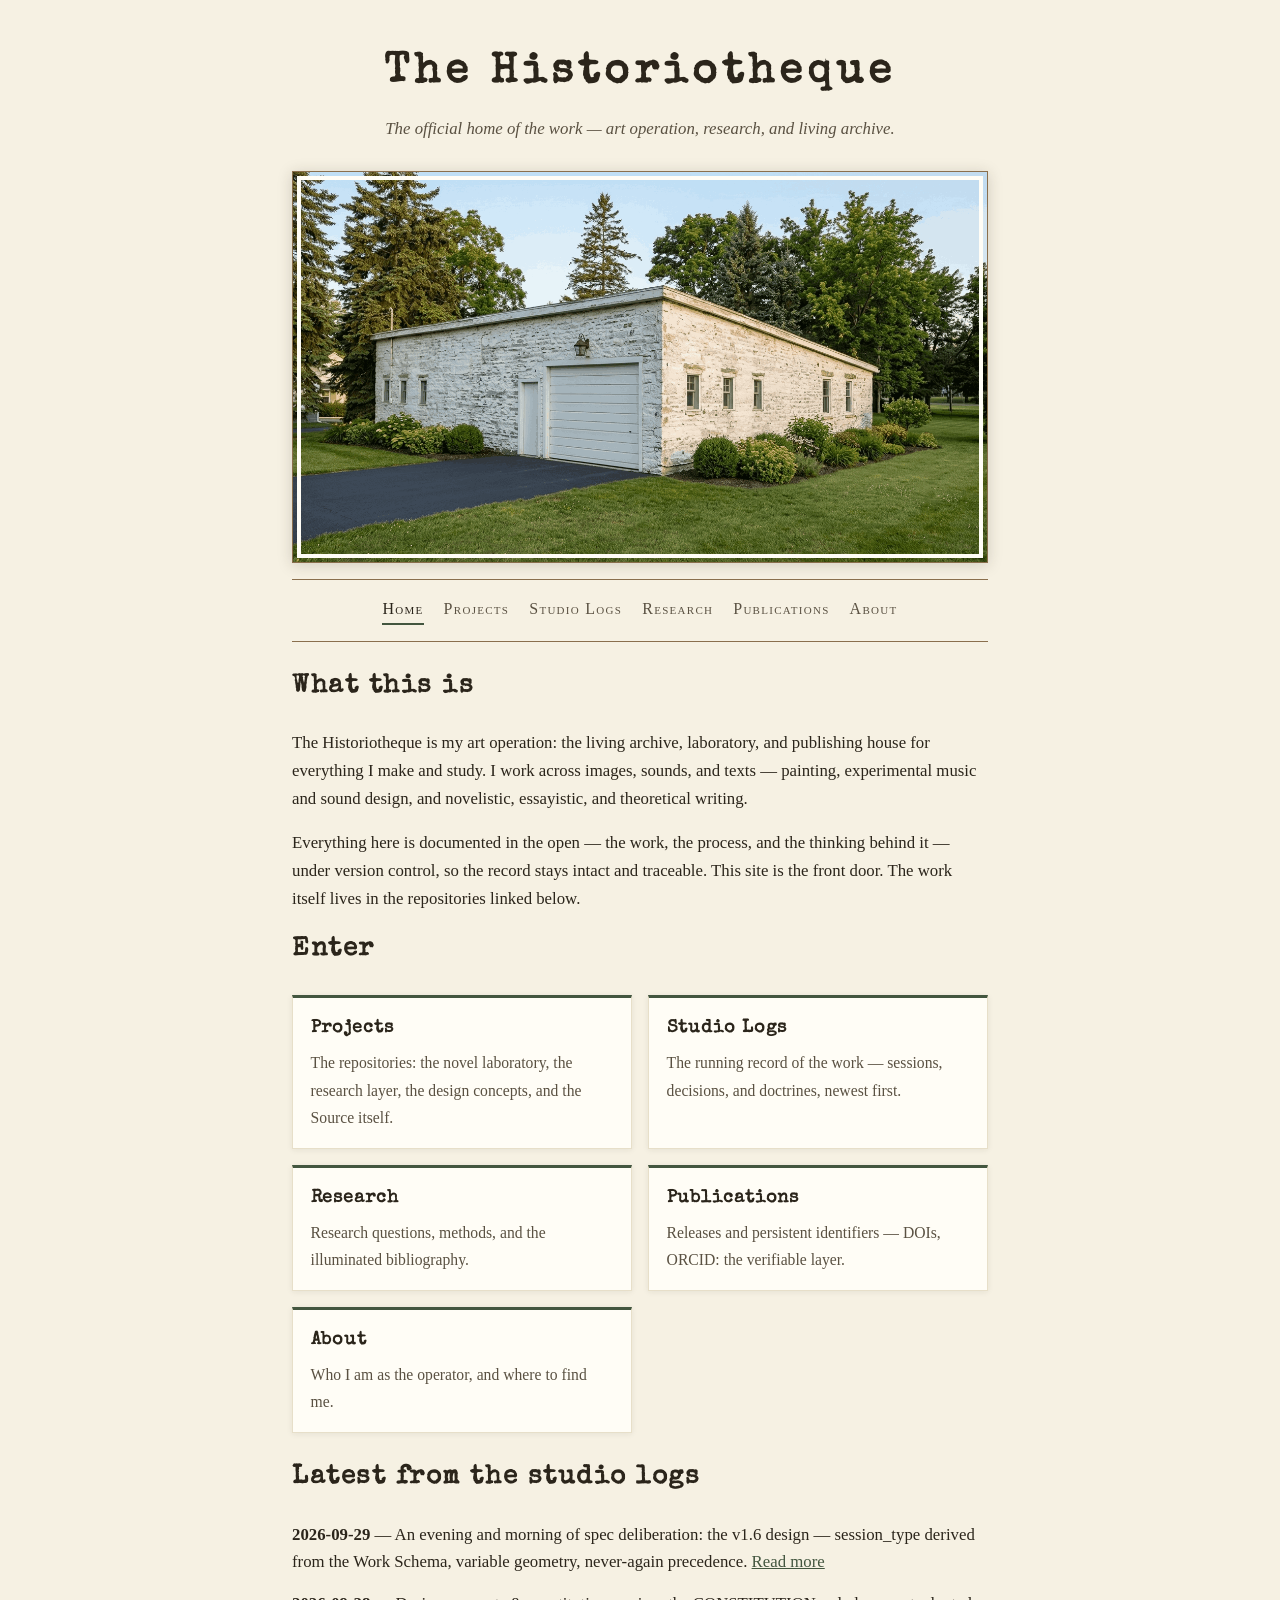
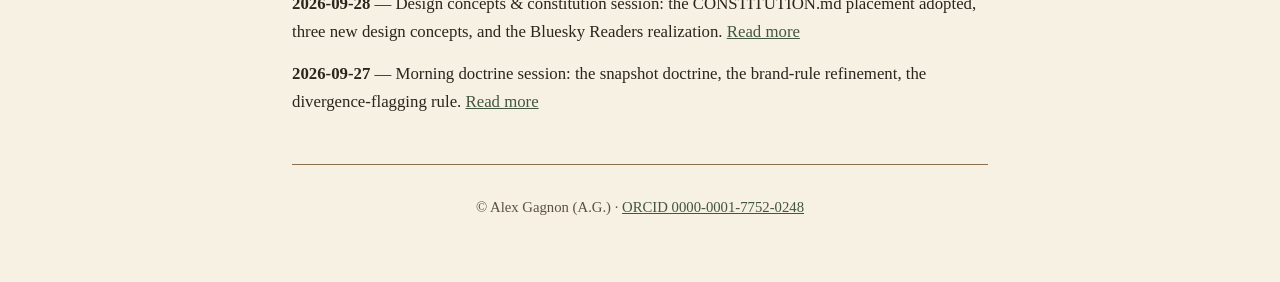
<file: index.html>
<!DOCTYPE html>
<html lang="en">
<head>
<meta charset="utf-8">
<meta name="viewport" content="width=device-width, initial-scale=1">
<title>The Historiotheque — Official Home</title>
<meta name="description" content="The Historiotheque: the official home of the work — art operation, research, and living archive of interdisciplinary artist-researcher Alex Gagnon (A.G.).">
<meta property="og:type" content="website">
<meta property="og:site_name" content="The Historiotheque">
<meta property="og:title" content="The Historiotheque — Official Home">
<meta property="og:description" content="The Historiotheque: the official home of the work — art operation, research, and living archive of interdisciplinary artist-researcher Alex Gagnon (A.G.).">
<meta property="og:url" content="https://historiotheque.ca/">
<meta property="og:image" content="https://historiotheque.ca/images/the-historiotheque-building.png">
<meta property="og:image:alt" content="The Historiotheque — a white stone building among trees and gardens">
<meta name="twitter:card" content="summary_large_image">
<meta name="twitter:title" content="The Historiotheque — Official Home">
<meta name="twitter:description" content="The Historiotheque: the official home of the work — art operation, research, and living archive of interdisciplinary artist-researcher Alex Gagnon (A.G.).">
<meta name="twitter:image" content="https://historiotheque.ca/images/the-historiotheque-building.png">
<link rel="stylesheet" href="css/style.css">
<link rel="preconnect" href="https://fonts.googleapis.com">
<link rel="preconnect" href="https://fonts.gstatic.com" crossorigin>
<link href="https://fonts.googleapis.com/css2?family=Special+Elite&display=swap" rel="stylesheet">
</head>
<body>
<div class="wrap">

<header class="site-header">
  <h1 class="site-title">The Historiotheque</h1>
  <p class="tagline">The official home of the work — art operation, research, and living archive.</p>
  <img class="hero" src="images/the-historiotheque-building.png" alt="The Historiotheque — a white stone building among trees and gardens">
</header>

<nav class="site-nav">
  <a href="index.html" class="active">Home</a>
  <a href="projects.html">Projects</a>
  <a href="studio-logs.html">Studio Logs</a>
  <a href="research.html">Research</a>
  <a href="publications.html">Publications</a>
  <a href="about.html">About</a>
</nav>

<main>
  <section>
    <h2>What this is</h2>
    <p>The Historiotheque is my art operation: the living archive, laboratory, and publishing house for everything I make and study. I work across images, sounds, and texts — painting, experimental music and sound design, and novelistic, essayistic, and theoretical writing.</p>
    <p>Everything here is documented in the open — the work, the process, and the thinking behind it — under version control, so the record stays intact and traceable. This site is the front door. The work itself lives in the repositories linked below.</p>
  </section>

  <section>
    <h2>Enter</h2>
    <div class="cards">
      <a class="card" href="projects.html"><strong>Projects</strong><span>The repositories: the novel laboratory, the research layer, the design concepts, and the Source itself.</span></a>
      <a class="card" href="studio-logs.html"><strong>Studio Logs</strong><span>The running record of the work — sessions, decisions, and doctrines, newest first.</span></a>
      <a class="card" href="research.html"><strong>Research</strong><span>Research questions, methods, and the illuminated bibliography.</span></a>
      <a class="card" href="publications.html"><strong>Publications</strong><span>Releases and persistent identifiers — DOIs, ORCID: the verifiable layer.</span></a>
      <a class="card" href="about.html"><strong>About</strong><span>Who I am as the operator, and where to find me.</span></a>
    </div>
  </section>

  <section>
    <h2>Latest from the studio logs</h2>
    <ul class="log-teasers">
      <li><strong>2026-09-29</strong> — An evening and morning of spec deliberation: the v1.6 design — session_type derived from the Work Schema, variable geometry, never-again precedence. <a href="studio-logs.html">Read more</a></li>
      <li><strong>2026-09-28</strong> — Design concepts &amp; constitution session: the CONSTITUTION.md placement adopted, three new design concepts, and the Bluesky Readers realization. <a href="studio-logs.html">Read more</a></li>
      <li><strong>2026-09-27</strong> — Morning doctrine session: the snapshot doctrine, the brand-rule refinement, the divergence-flagging rule. <a href="studio-logs.html">Read more</a></li>
    </ul>
  </section>
</main>

<footer class="site-footer">
  <p>© Alex Gagnon (A.G.) · <a href="https://orcid.org/0000-0001-7752-0248">ORCID 0000-0001-7752-0248</a></p>
</footer>

</div>
</body>
</html>
</file>
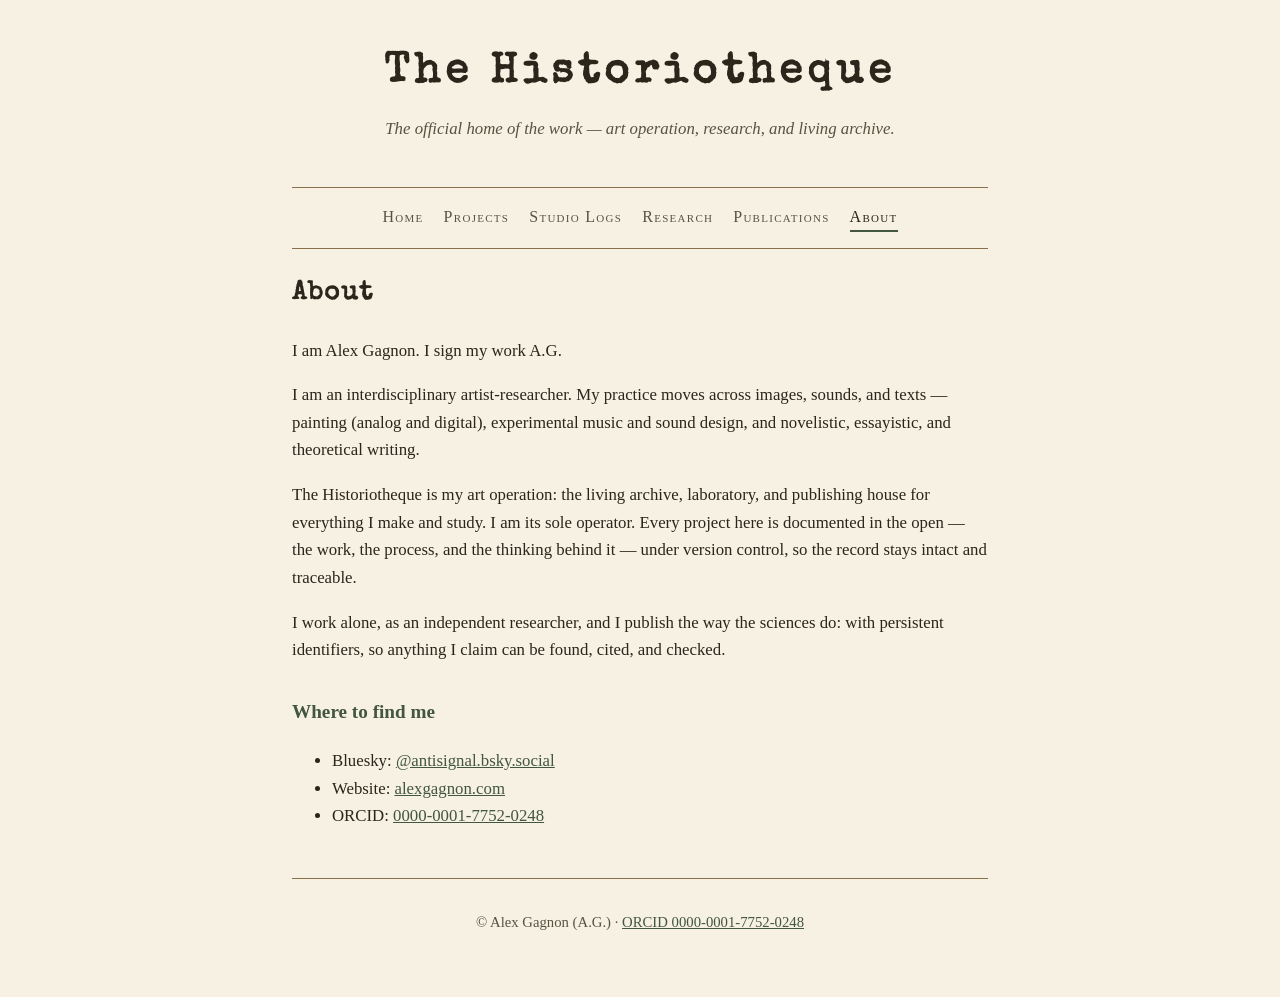
<file: about.html>
<!DOCTYPE html>
<html lang="en">
<head>
<meta charset="utf-8">
<meta name="viewport" content="width=device-width, initial-scale=1">
<title>About — The Historiotheque</title>
<meta name="description" content="About the operator of the Historiotheque: interdisciplinary artist-researcher Alex Gagnon (A.G.).">
<meta property="og:type" content="website">
<meta property="og:site_name" content="The Historiotheque">
<meta property="og:title" content="About — The Historiotheque">
<meta property="og:description" content="About the operator of the Historiotheque: interdisciplinary artist-researcher Alex Gagnon (A.G.).">
<meta property="og:url" content="https://historiotheque.ca/about.html">
<meta property="og:image" content="https://historiotheque.ca/images/the-historiotheque-building.png">
<meta property="og:image:alt" content="The Historiotheque — a white stone building among trees and gardens">
<meta name="twitter:card" content="summary_large_image">
<meta name="twitter:title" content="About — The Historiotheque">
<meta name="twitter:description" content="About the operator of the Historiotheque: interdisciplinary artist-researcher Alex Gagnon (A.G.).">
<meta name="twitter:image" content="https://historiotheque.ca/images/the-historiotheque-building.png">
<link rel="stylesheet" href="css/style.css">
<link rel="preconnect" href="https://fonts.googleapis.com">
<link rel="preconnect" href="https://fonts.gstatic.com" crossorigin>
<link href="https://fonts.googleapis.com/css2?family=Special+Elite&display=swap" rel="stylesheet">
</head>
<body>
<div class="wrap">

<header class="site-header">
  <h1 class="site-title">The Historiotheque</h1>
  <p class="tagline">The official home of the work — art operation, research, and living archive.</p>
</header>

<nav class="site-nav">
  <a href="index.html">Home</a>
  <a href="projects.html">Projects</a>
  <a href="studio-logs.html">Studio Logs</a>
  <a href="research.html">Research</a>
  <a href="publications.html">Publications</a>
  <a href="about.html" class="active">About</a>
</nav>

<main>
  <h2>About</h2>

  <p>I am Alex Gagnon. I sign my work A.G.</p>

  <p>I am an interdisciplinary artist-researcher. My practice moves across images, sounds, and texts — painting (analog and digital), experimental music and sound design, and novelistic, essayistic, and theoretical writing.</p>

  <p>The Historiotheque is my art operation: the living archive, laboratory, and publishing house for everything I make and study. I am its sole operator. Every project here is documented in the open — the work, the process, and the thinking behind it — under version control, so the record stays intact and traceable.</p>

  <p>I work alone, as an independent researcher, and I publish the way the sciences do: with persistent identifiers, so anything I claim can be found, cited, and checked.</p>

  <h3>Where to find me</h3>
  <ul>
    <li>Bluesky: <a href="https://bsky.app/profile/antisignal.bsky.social">@antisignal.bsky.social</a></li>
    <li>Website: <a href="https://alexgagnon.com">alexgagnon.com</a></li>
    <li>ORCID: <a href="https://orcid.org/0000-0001-7752-0248">0000-0001-7752-0248</a></li>
  </ul>
</main>

<footer class="site-footer">
  <p>© Alex Gagnon (A.G.) · <a href="https://orcid.org/0000-0001-7752-0248">ORCID 0000-0001-7752-0248</a></p>
</footer>

</div>
</body>
</html>
</file>
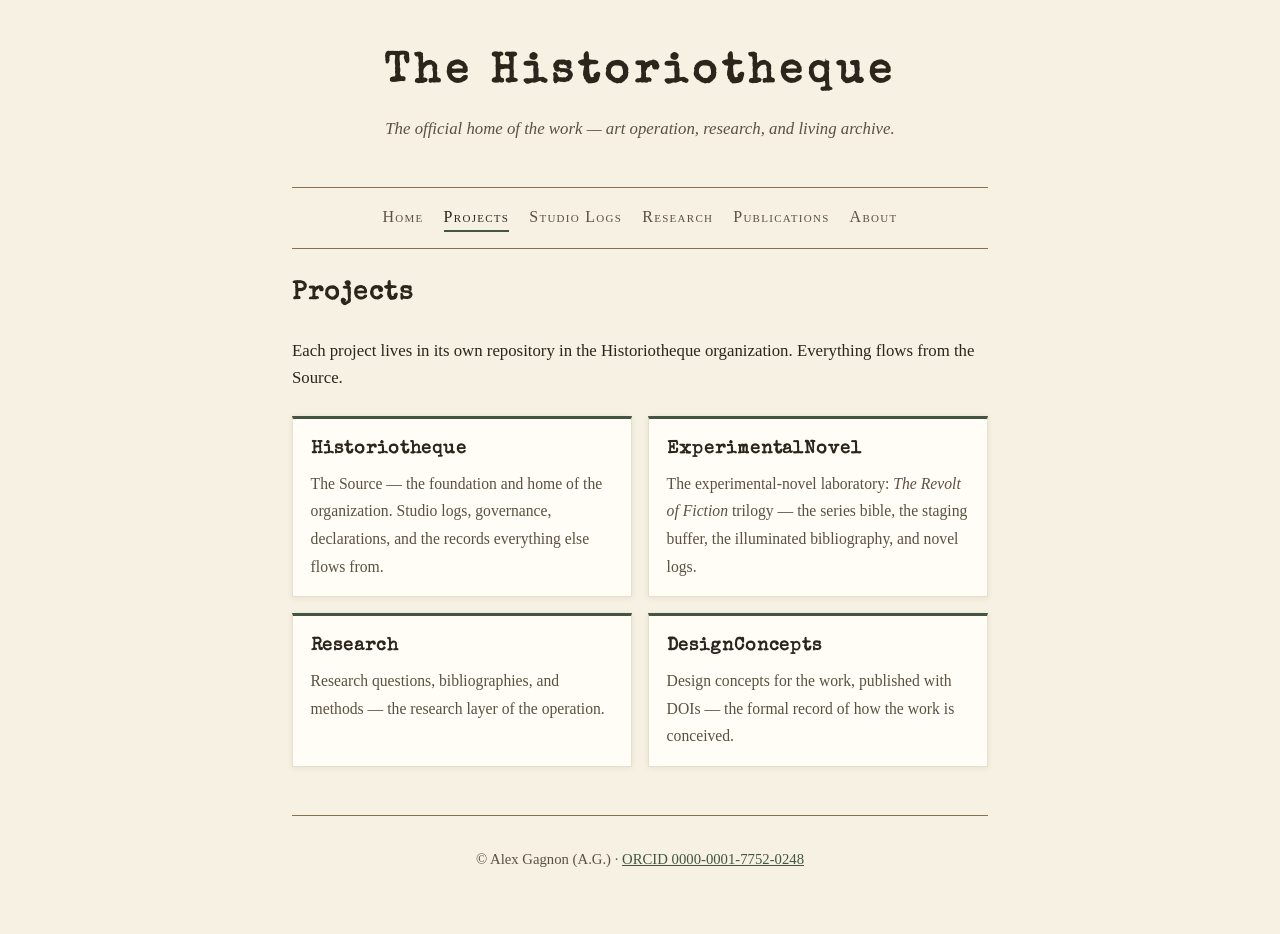
<file: projects.html>
<!DOCTYPE html>
<html lang="en">
<head>
<meta charset="utf-8">
<meta name="viewport" content="width=device-width, initial-scale=1">
<title>Projects — The Historiotheque</title>
<meta name="description" content="The projects of the Historiotheque organization: repositories of the art operation.">
<meta property="og:type" content="website">
<meta property="og:site_name" content="The Historiotheque">
<meta property="og:title" content="Projects — The Historiotheque">
<meta property="og:description" content="The projects of the Historiotheque organization: repositories of the art operation.">
<meta property="og:url" content="https://historiotheque.ca/projects.html">
<meta property="og:image" content="https://historiotheque.ca/images/the-historiotheque-building.png">
<meta property="og:image:alt" content="The Historiotheque — a white stone building among trees and gardens">
<meta name="twitter:card" content="summary_large_image">
<meta name="twitter:title" content="Projects — The Historiotheque">
<meta name="twitter:description" content="The projects of the Historiotheque organization: repositories of the art operation.">
<meta name="twitter:image" content="https://historiotheque.ca/images/the-historiotheque-building.png">
<link rel="stylesheet" href="css/style.css">
<link rel="preconnect" href="https://fonts.googleapis.com">
<link rel="preconnect" href="https://fonts.gstatic.com" crossorigin>
<link href="https://fonts.googleapis.com/css2?family=Special+Elite&display=swap" rel="stylesheet">
</head>
<body>
<div class="wrap">

<header class="site-header">
  <h1 class="site-title">The Historiotheque</h1>
  <p class="tagline">The official home of the work — art operation, research, and living archive.</p>
</header>

<nav class="site-nav">
  <a href="index.html">Home</a>
  <a href="projects.html" class="active">Projects</a>
  <a href="studio-logs.html">Studio Logs</a>
  <a href="research.html">Research</a>
  <a href="publications.html">Publications</a>
  <a href="about.html">About</a>
</nav>

<main>
  <h2>Projects</h2>
  <p>Each project lives in its own repository in the Historiotheque organization. Everything flows from the Source.</p>

  <div class="cards">
    <a class="card" href="https://github.com/Historiotheque/Historiotheque">
      <strong>Historiotheque</strong>
      <span>The Source — the foundation and home of the organization. Studio logs, governance, declarations, and the records everything else flows from.</span>
    </a>
    <a class="card" href="https://github.com/Historiotheque/ExperimentalNovel">
      <strong>ExperimentalNovel</strong>
      <span>The experimental-novel laboratory: <em>The Revolt of Fiction</em> trilogy — the series bible, the staging buffer, the illuminated bibliography, and novel logs.</span>
    </a>
    <a class="card" href="https://github.com/Historiotheque/Research">
      <strong>Research</strong>
      <span>Research questions, bibliographies, and methods — the research layer of the operation.</span>
    </a>
    <a class="card" href="https://github.com/Historiotheque/DesignConcepts">
      <strong>DesignConcepts</strong>
      <span>Design concepts for the work, published with DOIs — the formal record of how the work is conceived.</span>
    </a>
  </div>
</main>

<footer class="site-footer">
  <p>© Alex Gagnon (A.G.) · <a href="https://orcid.org/0000-0001-7752-0248">ORCID 0000-0001-7752-0248</a></p>
</footer>

</div>
</body>
</html>
</file>
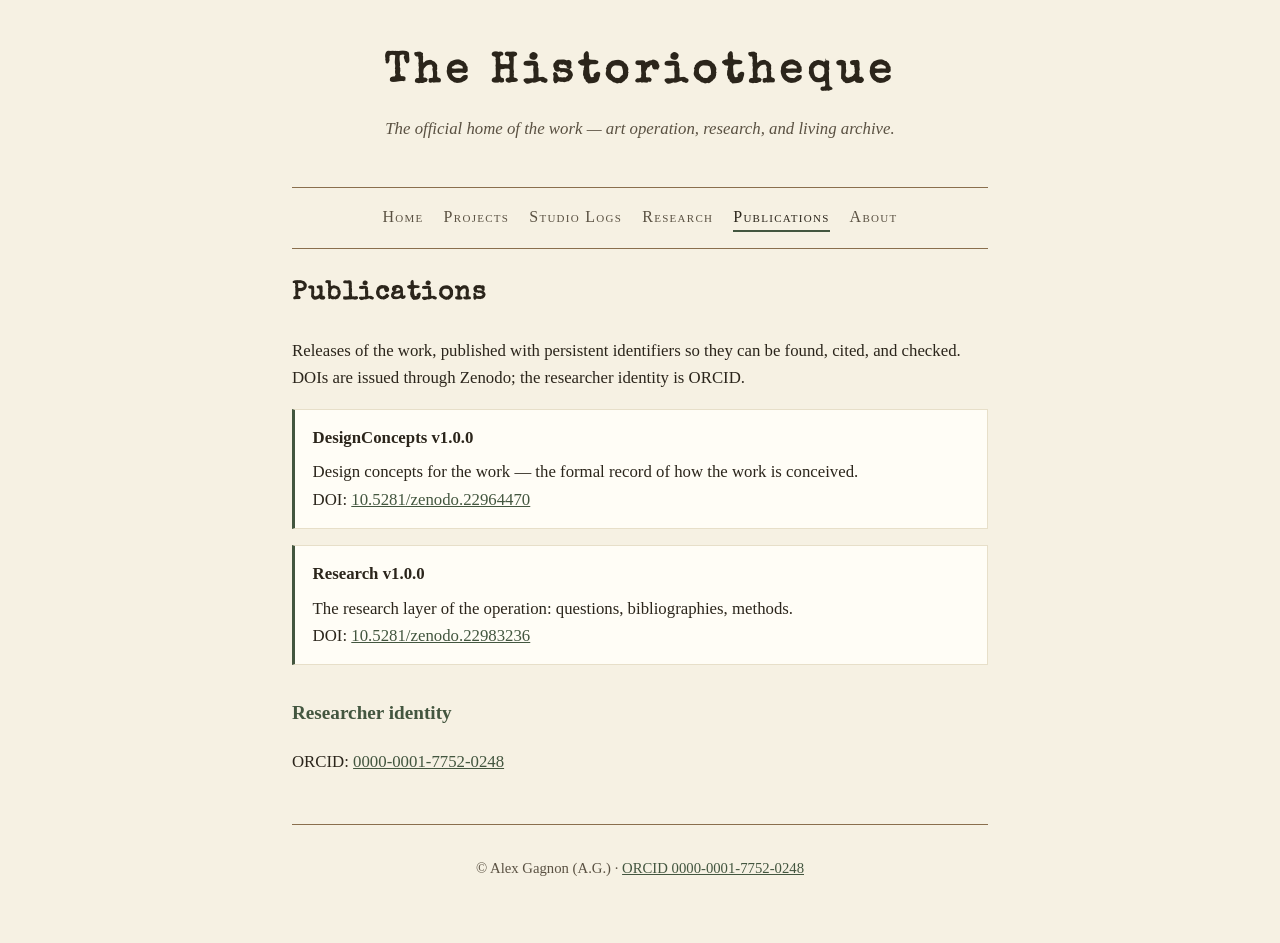
<file: publications.html>
<!DOCTYPE html>
<html lang="en">
<head>
<meta charset="utf-8">
<meta name="viewport" content="width=device-width, initial-scale=1">
<title>Publications — The Historiotheque</title>
<meta name="description" content="Publications of the Historiotheque: releases with persistent identifiers — DOIs and ORCID.">
<meta property="og:type" content="website">
<meta property="og:site_name" content="The Historiotheque">
<meta property="og:title" content="Publications — The Historiotheque">
<meta property="og:description" content="Publications of the Historiotheque: releases with persistent identifiers — DOIs and ORCID.">
<meta property="og:url" content="https://historiotheque.ca/publications.html">
<meta property="og:image" content="https://historiotheque.ca/images/the-historiotheque-building.png">
<meta property="og:image:alt" content="The Historiotheque — a white stone building among trees and gardens">
<meta name="twitter:card" content="summary_large_image">
<meta name="twitter:title" content="Publications — The Historiotheque">
<meta name="twitter:description" content="Publications of the Historiotheque: releases with persistent identifiers — DOIs and ORCID.">
<meta name="twitter:image" content="https://historiotheque.ca/images/the-historiotheque-building.png">
<link rel="stylesheet" href="css/style.css">
<link rel="preconnect" href="https://fonts.googleapis.com">
<link rel="preconnect" href="https://fonts.gstatic.com" crossorigin>
<link href="https://fonts.googleapis.com/css2?family=Special+Elite&display=swap" rel="stylesheet">
</head>
<body>
<div class="wrap">

<header class="site-header">
  <h1 class="site-title">The Historiotheque</h1>
  <p class="tagline">The official home of the work — art operation, research, and living archive.</p>
</header>

<nav class="site-nav">
  <a href="index.html">Home</a>
  <a href="projects.html">Projects</a>
  <a href="studio-logs.html">Studio Logs</a>
  <a href="research.html">Research</a>
  <a href="publications.html" class="active">Publications</a>
  <a href="about.html">About</a>
</nav>

<main>
  <h2>Publications</h2>
  <p>Releases of the work, published with persistent identifiers so they can be found, cited, and checked. DOIs are issued through Zenodo; the researcher identity is ORCID.</p>

  <ul class="pub-list">
    <li>
      <strong>DesignConcepts v1.0.0</strong>
      <p>Design concepts for the work — the formal record of how the work is conceived.<br>
      DOI: <a href="https://zenodo.org/records/22964470">10.5281/zenodo.22964470</a></p>
    </li>
    <li>
      <strong>Research v1.0.0</strong>
      <p>The research layer of the operation: questions, bibliographies, methods.<br>
      DOI: <a href="https://zenodo.org/records/22983236">10.5281/zenodo.22983236</a></p>
    </li>
  </ul>

  <h3>Researcher identity</h3>
  <p>ORCID: <a href="https://orcid.org/0000-0001-7752-0248">0000-0001-7752-0248</a></p>
</main>

<footer class="site-footer">
  <p>© Alex Gagnon (A.G.) · <a href="https://orcid.org/0000-0001-7752-0248">ORCID 0000-0001-7752-0248</a></p>
</footer>

</div>
</body>
</html>
</file>
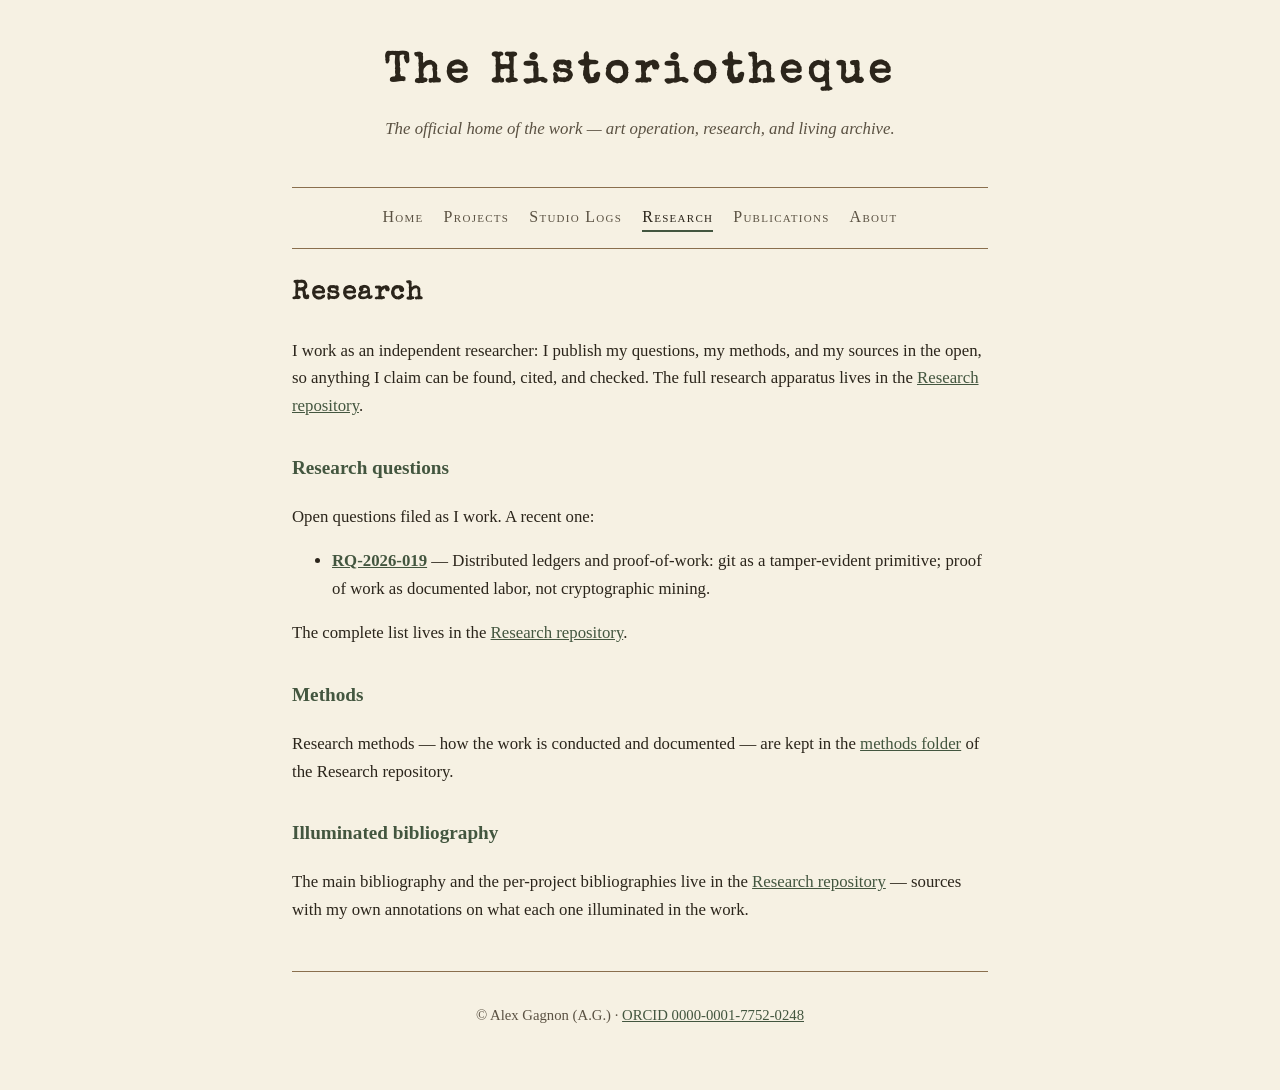
<file: research.html>
<!DOCTYPE html>
<html lang="en">
<head>
<meta charset="utf-8">
<meta name="viewport" content="width=device-width, initial-scale=1">
<title>Research — The Historiotheque</title>
<meta name="description" content="The research layer of the Historiotheque: research questions, methods, and the illuminated bibliography.">
<meta property="og:type" content="website">
<meta property="og:site_name" content="The Historiotheque">
<meta property="og:title" content="Research — The Historiotheque">
<meta property="og:description" content="The research layer of the Historiotheque: research questions, methods, and the illuminated bibliography.">
<meta property="og:url" content="https://historiotheque.ca/research.html">
<meta property="og:image" content="https://historiotheque.ca/images/the-historiotheque-building.png">
<meta property="og:image:alt" content="The Historiotheque — a white stone building among trees and gardens">
<meta name="twitter:card" content="summary_large_image">
<meta name="twitter:title" content="Research — The Historiotheque">
<meta name="twitter:description" content="The research layer of the Historiotheque: research questions, methods, and the illuminated bibliography.">
<meta name="twitter:image" content="https://historiotheque.ca/images/the-historiotheque-building.png">
<link rel="stylesheet" href="css/style.css">
<link rel="preconnect" href="https://fonts.googleapis.com">
<link rel="preconnect" href="https://fonts.gstatic.com" crossorigin>
<link href="https://fonts.googleapis.com/css2?family=Special+Elite&display=swap" rel="stylesheet">
</head>
<body>
<div class="wrap">

<header class="site-header">
  <h1 class="site-title">The Historiotheque</h1>
  <p class="tagline">The official home of the work — art operation, research, and living archive.</p>
</header>

<nav class="site-nav">
  <a href="index.html">Home</a>
  <a href="projects.html">Projects</a>
  <a href="studio-logs.html">Studio Logs</a>
  <a href="research.html" class="active">Research</a>
  <a href="publications.html">Publications</a>
  <a href="about.html">About</a>
</nav>

<main>
  <h2>Research</h2>
  <p>I work as an independent researcher: I publish my questions, my methods, and my sources in the open, so anything I claim can be found, cited, and checked. The full research apparatus lives in the <a href="https://github.com/Historiotheque/Research">Research repository</a>.</p>

  <h3>Research questions</h3>
  <p>Open questions filed as I work. A recent one:</p>
  <ul>
    <li><strong><a href="https://github.com/Historiotheque/Research/blob/main/research-questions/RQ-2026-019-distributed-ledger-proof-of-work.md">RQ-2026-019</a></strong> — Distributed ledgers and proof-of-work: git as a tamper-evident primitive; proof of work as documented labor, not cryptographic mining.</li>
  </ul>
  <p>The complete list lives in the <a href="https://github.com/Historiotheque/Research">Research repository</a>.</p>

  <h3>Methods</h3>
  <p>Research methods — how the work is conducted and documented — are kept in the <a href="https://github.com/Historiotheque/Research/tree/main/methods">methods folder</a> of the Research repository.</p>

  <h3>Illuminated bibliography</h3>
  <p>The main bibliography and the per-project bibliographies live in the <a href="https://github.com/Historiotheque/Research">Research repository</a> — sources with my own annotations on what each one illuminated in the work.</p>
</main>

<footer class="site-footer">
  <p>© Alex Gagnon (A.G.) · <a href="https://orcid.org/0000-0001-7752-0248">ORCID 0000-0001-7752-0248</a></p>
</footer>

</div>
</body>
</html>
</file>
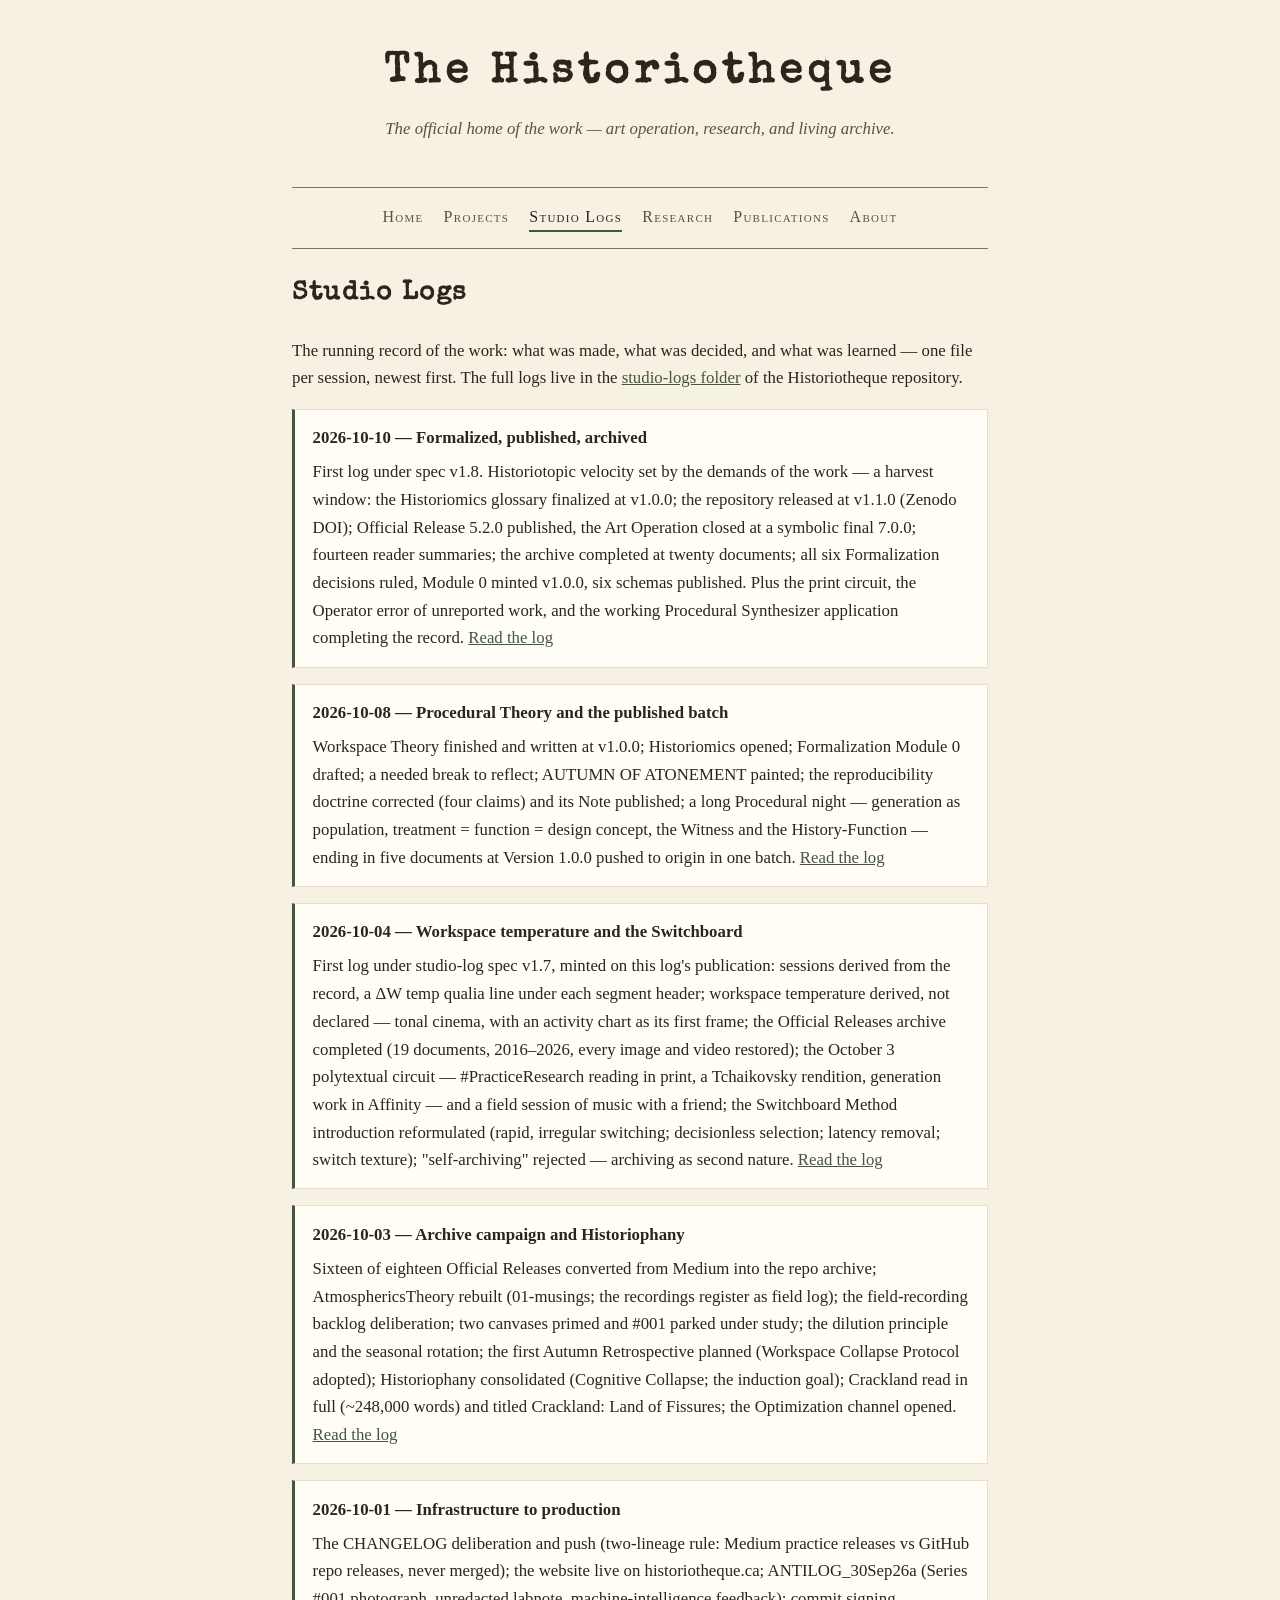
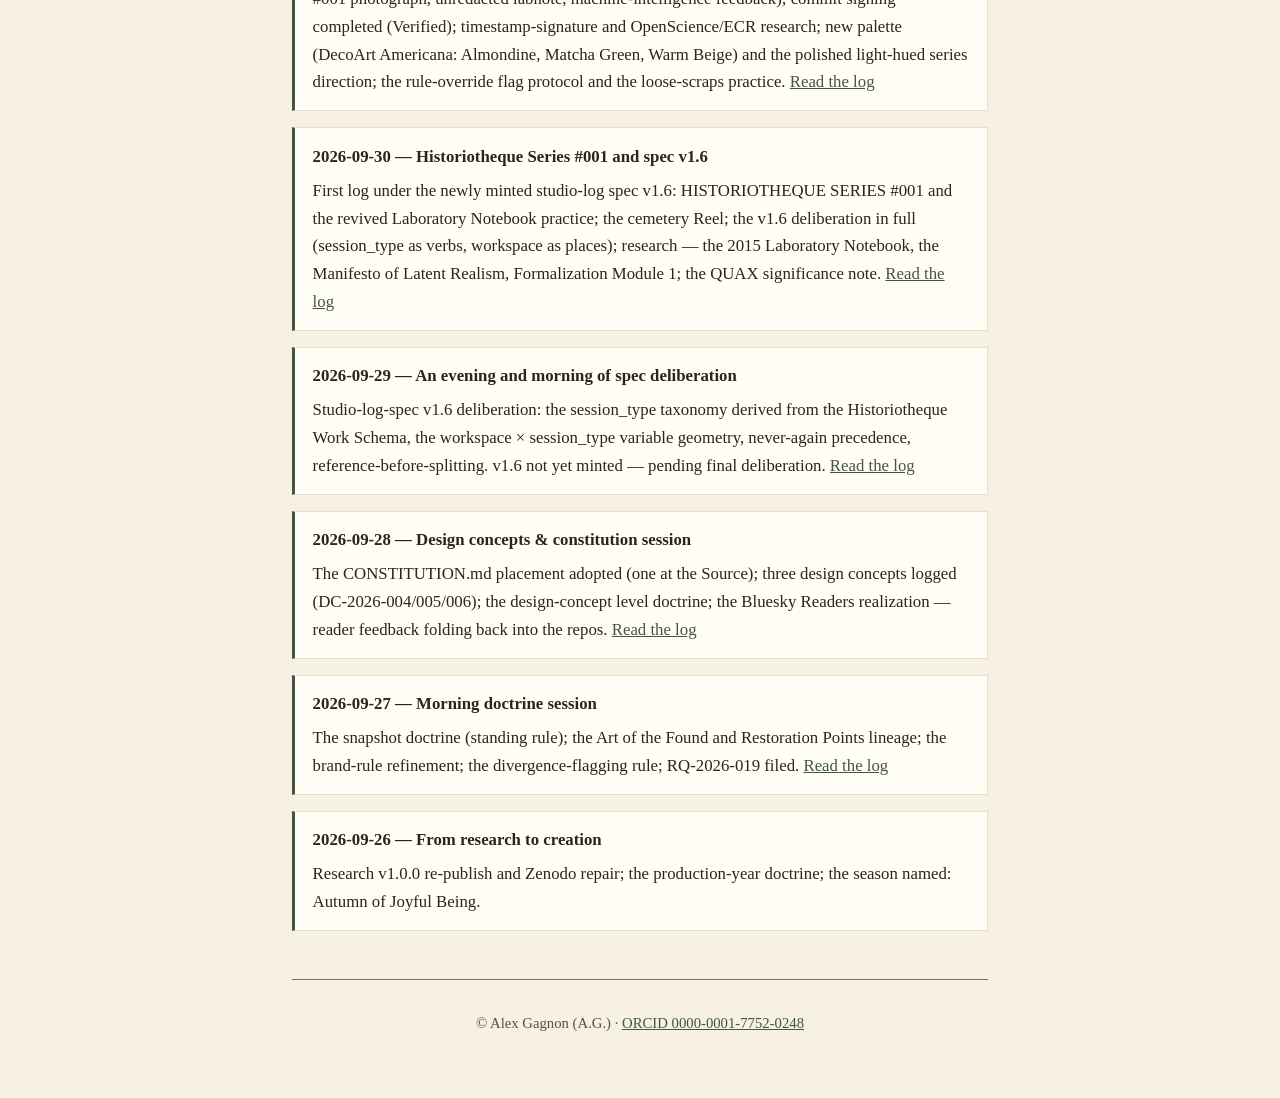
<file: studio-logs.html>
<!DOCTYPE html>
<html lang="en">
<head>
<meta charset="utf-8">
<meta name="viewport" content="width=device-width, initial-scale=1">
<title>Studio Logs — The Historiotheque</title>
<meta name="description" content="The studio logs of the Historiotheque: the running record of the art operation — sessions, decisions, and doctrines.">
<meta property="og:type" content="website">
<meta property="og:site_name" content="The Historiotheque">
<meta property="og:title" content="Studio Logs — The Historiotheque">
<meta property="og:description" content="The studio logs of the Historiotheque: the running record of the art operation — sessions, decisions, and doctrines.">
<meta property="og:url" content="https://historiotheque.ca/studio-logs.html">
<meta property="og:image" content="https://historiotheque.ca/images/the-historiotheque-building.png">
<meta property="og:image:alt" content="The Historiotheque — a white stone building among trees and gardens">
<meta name="twitter:card" content="summary_large_image">
<meta name="twitter:title" content="Studio Logs — The Historiotheque">
<meta name="twitter:description" content="The studio logs of the Historiotheque: the running record of the art operation — sessions, decisions, and doctrines.">
<meta name="twitter:image" content="https://historiotheque.ca/images/the-historiotheque-building.png">
<link rel="stylesheet" href="css/style.css">
<link rel="preconnect" href="https://fonts.googleapis.com">
<link rel="preconnect" href="https://fonts.gstatic.com" crossorigin>
<link href="https://fonts.googleapis.com/css2?family=Special+Elite&display=swap" rel="stylesheet">
</head>
<body>
<div class="wrap">

<header class="site-header">
  <h1 class="site-title">The Historiotheque</h1>
  <p class="tagline">The official home of the work — art operation, research, and living archive.</p>
</header>

<nav class="site-nav">
  <a href="index.html">Home</a>
  <a href="projects.html">Projects</a>
  <a href="studio-logs.html" class="active">Studio Logs</a>
  <a href="research.html">Research</a>
  <a href="publications.html">Publications</a>
  <a href="about.html">About</a>
</nav>

<main>
  <h2>Studio Logs</h2>
  <p>The running record of the work: what was made, what was decided, and what was learned — one file per session, newest first. The full logs live in the <a href="https://github.com/Historiotheque/Historiotheque/tree/main/studio-logs">studio-logs folder</a> of the Historiotheque repository.</p>

  <ul class="log-list">
    <li>
      <strong>2026-10-10 — Formalized, published, archived</strong>
      <p>First log under spec v1.8. Historiotopic velocity set by the demands of the work — a harvest window: the Historiomics glossary finalized at v1.0.0; the repository released at v1.1.0 (Zenodo DOI); Official Release 5.2.0 published, the Art Operation closed at a symbolic final 7.0.0; fourteen reader summaries; the archive completed at twenty documents; all six Formalization decisions ruled, Module 0 minted v1.0.0, six schemas published. Plus the print circuit, the Operator error of unreported work, and the working Procedural Synthesizer application completing the record. <a href="https://github.com/Historiotheque/Historiotheque/blob/main/studio-logs/2026-10-10-0350-formalized-published-archived.md">Read the log</a></p>
    </li>
    <li>
      <strong>2026-10-08 — Procedural Theory and the published batch</strong>
      <p>Workspace Theory finished and written at v1.0.0; Historiomics opened; Formalization Module 0 drafted; a needed break to reflect; AUTUMN OF ATONEMENT painted; the reproducibility doctrine corrected (four claims) and its Note published; a long Procedural night — generation as population, treatment = function = design concept, the Witness and the History-Function — ending in five documents at Version 1.0.0 pushed to origin in one batch. <a href="https://github.com/Historiotheque/Historiotheque/blob/main/studio-logs/2026-10-08-0231-procedural-theory-and-the-published-batch.md">Read the log</a></p>
    </li>
    <li>
      <strong>2026-10-04 — Workspace temperature and the Switchboard</strong>
      <p>First log under studio-log spec v1.7, minted on this log's publication: sessions derived from the record, a ΔW temp qualia line under each segment header; workspace temperature derived, not declared — tonal cinema, with an activity chart as its first frame; the Official Releases archive completed (19 documents, 2016–2026, every image and video restored); the October 3 polytextual circuit — #PracticeResearch reading in print, a Tchaikovsky rendition, generation work in Affinity — and a field session of music with a friend; the Switchboard Method introduction reformulated (rapid, irregular switching; decisionless selection; latency removal; switch texture); "self-archiving" rejected — archiving as second nature. <a href="https://github.com/Historiotheque/Historiotheque/blob/main/studio-logs/2026-10-04-0516-workspace-temperature-and-switchboard.md">Read the log</a></p>
    </li>
    <li>
      <strong>2026-10-03 — Archive campaign and Historiophany</strong>
      <p>Sixteen of eighteen Official Releases converted from Medium into the repo archive; AtmosphericsTheory rebuilt (01-musings; the recordings register as field log); the field-recording backlog deliberation; two canvases primed and #001 parked under study; the dilution principle and the seasonal rotation; the first Autumn Retrospective planned (Workspace Collapse Protocol adopted); Historiophany consolidated (Cognitive Collapse; the induction goal); Crackland read in full (~248,000 words) and titled Crackland: Land of Fissures; the Optimization channel opened. <a href="https://github.com/Historiotheque/Historiotheque/blob/main/studio-logs/2026-10-03-0908-archive-campaign-and-historiophany.md">Read the log</a></p>
    </li>
    <li>
      <strong>2026-10-01 — Infrastructure to production</strong>
      <p>The CHANGELOG deliberation and push (two-lineage rule: Medium practice releases vs GitHub repo releases, never merged); the website live on historiotheque.ca; ANTILOG_30Sep26a (Series #001 photograph, unredacted labnote, machine-intelligence feedback); commit signing completed (Verified); timestamp-signature and OpenScience/ECR research; new palette (DecoArt Americana: Almondine, Matcha Green, Warm Beige) and the polished light-hued series direction; the rule-override flag protocol and the loose-scraps practice. <a href="https://github.com/Historiotheque/Historiotheque/blob/main/studio-logs/2026-10-01-2335-infrastructure-to-production.md">Read the log</a></p>
    </li>
    <li>
      <strong>2026-09-30 — Historiotheque Series #001 and spec v1.6</strong>
      <p>First log under the newly minted studio-log spec v1.6: HISTORIOTHEQUE SERIES #001 and the revived Laboratory Notebook practice; the cemetery Reel; the v1.6 deliberation in full (session_type as verbs, workspace as places); research — the 2015 Laboratory Notebook, the Manifesto of Latent Realism, Formalization Module 1; the QUAX significance note. <a href="https://github.com/Historiotheque/Historiotheque/blob/main/studio-logs/2026-09-30-1523-historiotheque-series-001-and-spec-v1-6.md">Read the log</a></p>
    </li>
    <li>
      <strong>2026-09-29 — An evening and morning of spec deliberation</strong>
      <p>Studio-log-spec v1.6 deliberation: the session_type taxonomy derived from the Historiotheque Work Schema, the workspace × session_type variable geometry, never-again precedence, reference-before-splitting. v1.6 not yet minted — pending final deliberation. <a href="https://github.com/Historiotheque/Historiotheque/blob/main/studio-logs/2026-09-29-1040-an-evening-and-morning-of-spec-deliberation.md">Read the log</a></p>
    </li>
    <li>
      <strong>2026-09-28 — Design concepts &amp; constitution session</strong>
      <p>The CONSTITUTION.md placement adopted (one at the Source); three design concepts logged (DC-2026-004/005/006); the design-concept level doctrine; the Bluesky Readers realization — reader feedback folding back into the repos. <a href="https://github.com/Historiotheque/Historiotheque/blob/main/studio-logs/2026-09-28-0425-design-concepts-constitution-session.md">Read the log</a></p>
    </li>
    <li>
      <strong>2026-09-27 — Morning doctrine session</strong>
      <p>The snapshot doctrine (standing rule); the Art of the Found and Restoration Points lineage; the brand-rule refinement; the divergence-flagging rule; RQ-2026-019 filed. <a href="https://github.com/Historiotheque/Historiotheque/blob/main/studio-logs/2026-09-27-0715-morning-doctrine-session.md">Read the log</a></p>
    </li>
    <li>
      <strong>2026-09-26 — From research to creation</strong>
      <p>Research v1.0.0 re-publish and Zenodo repair; the production-year doctrine; the season named: Autumn of Joyful Being.</p>
    </li>
  </ul>
</main>

<footer class="site-footer">
  <p>© Alex Gagnon (A.G.) · <a href="https://orcid.org/0000-0001-7752-0248">ORCID 0000-0001-7752-0248</a></p>
</footer>

</div>
</body>
</html>
</file>
<file: css/style.css>
/* The Historiotheque — visual design harmonized with the header image:
   parchment background, stone tones, foliage green, letterpress type. */

:root {
  --parchment: #f6f1e3;
  --paper: #fffdf6;
  --stone: #e7dfc9;
  --ink: #2b251b;
  --ink-soft: #5a5142;
  --moss: #43563f;
  --clay: #8a6f4d;
}

* { box-sizing: border-box; }

body {
  margin: 0;
  background: var(--parchment);
  color: var(--ink);
  font-family: Georgia, 'Times New Roman', serif;
  font-size: 1.05rem;
  line-height: 1.65;
}

.wrap {
  max-width: 46rem;
  margin: 0 auto;
  padding: 0 1.25rem 3rem;
}

/* Header */

.site-header {
  text-align: center;
  padding: 2.5rem 0 1rem;
}

.site-title {
  font-family: 'Special Elite', 'Courier New', monospace;
  font-size: 2.6rem;
  letter-spacing: 0.12em;
  margin: 0 0 0.4rem;
  color: var(--ink);
}

.tagline {
  font-style: italic;
  color: var(--ink-soft);
  margin: 0 0 1.75rem;
}

.hero {
  display: block;
  width: 100%;
  height: auto;
  border: 1px solid var(--clay);
  outline: 4px solid var(--paper);
  outline-offset: -9px;
  box-shadow: 0 2px 14px rgba(43, 37, 27, 0.18);
}

/* Navigation */

.site-nav {
  display: flex;
  flex-wrap: wrap;
  justify-content: center;
  gap: 0.25rem 1.25rem;
  padding: 1rem 0;
  margin-bottom: 1.5rem;
  border-top: 1px solid var(--clay);
  border-bottom: 1px solid var(--clay);
}

.site-nav a {
  color: var(--ink-soft);
  text-decoration: none;
  font-variant: small-caps;
  letter-spacing: 0.08em;
  font-size: 1rem;
}

.site-nav a:hover { color: var(--moss); }

.site-nav a.active {
  color: var(--ink);
  border-bottom: 2px solid var(--moss);
}

/* Content */

main h2 {
  font-family: 'Special Elite', 'Courier New', monospace;
  letter-spacing: 0.06em;
  font-size: 1.6rem;
  margin-top: 0;
}

main h3 {
  font-size: 1.2rem;
  margin-top: 2rem;
  color: var(--moss);
}

a { color: var(--moss); }
a:hover { color: var(--ink); }

/* Project cards */

.cards {
  display: grid;
  grid-template-columns: 1fr;
  gap: 1rem;
  margin: 1.5rem 0;
}

@media (min-width: 40rem) {
  .cards { grid-template-columns: 1fr 1fr; }
}

.card {
  display: block;
  background: var(--paper);
  border: 1px solid var(--stone);
  border-top: 3px solid var(--moss);
  padding: 1rem 1.1rem;
  text-decoration: none;
  color: var(--ink);
  box-shadow: 0 1px 6px rgba(43, 37, 27, 0.08);
}

.card:hover { border-top-color: var(--clay); }

.card strong {
  display: block;
  font-family: 'Special Elite', 'Courier New', monospace;
  letter-spacing: 0.05em;
  font-size: 1.1rem;
  margin-bottom: 0.35rem;
  color: var(--ink);
}

.card span { color: var(--ink-soft); font-size: 0.98rem; }

/* Lists */

.log-list, .pub-list, .log-teasers {
  list-style: none;
  padding: 0;
}

.log-list li, .pub-list li {
  background: var(--paper);
  border: 1px solid var(--stone);
  border-left: 3px solid var(--moss);
  padding: 0.9rem 1.1rem;
  margin-bottom: 1rem;
}

.log-list li p, .pub-list li p { margin: 0.4rem 0 0; }

.log-teasers li { margin-bottom: 0.9rem; }

/* Footer */

.site-footer {
  margin-top: 3rem;
  padding-top: 1rem;
  border-top: 1px solid var(--clay);
  text-align: center;
  color: var(--ink-soft);
  font-size: 0.92rem;
}
</file>
